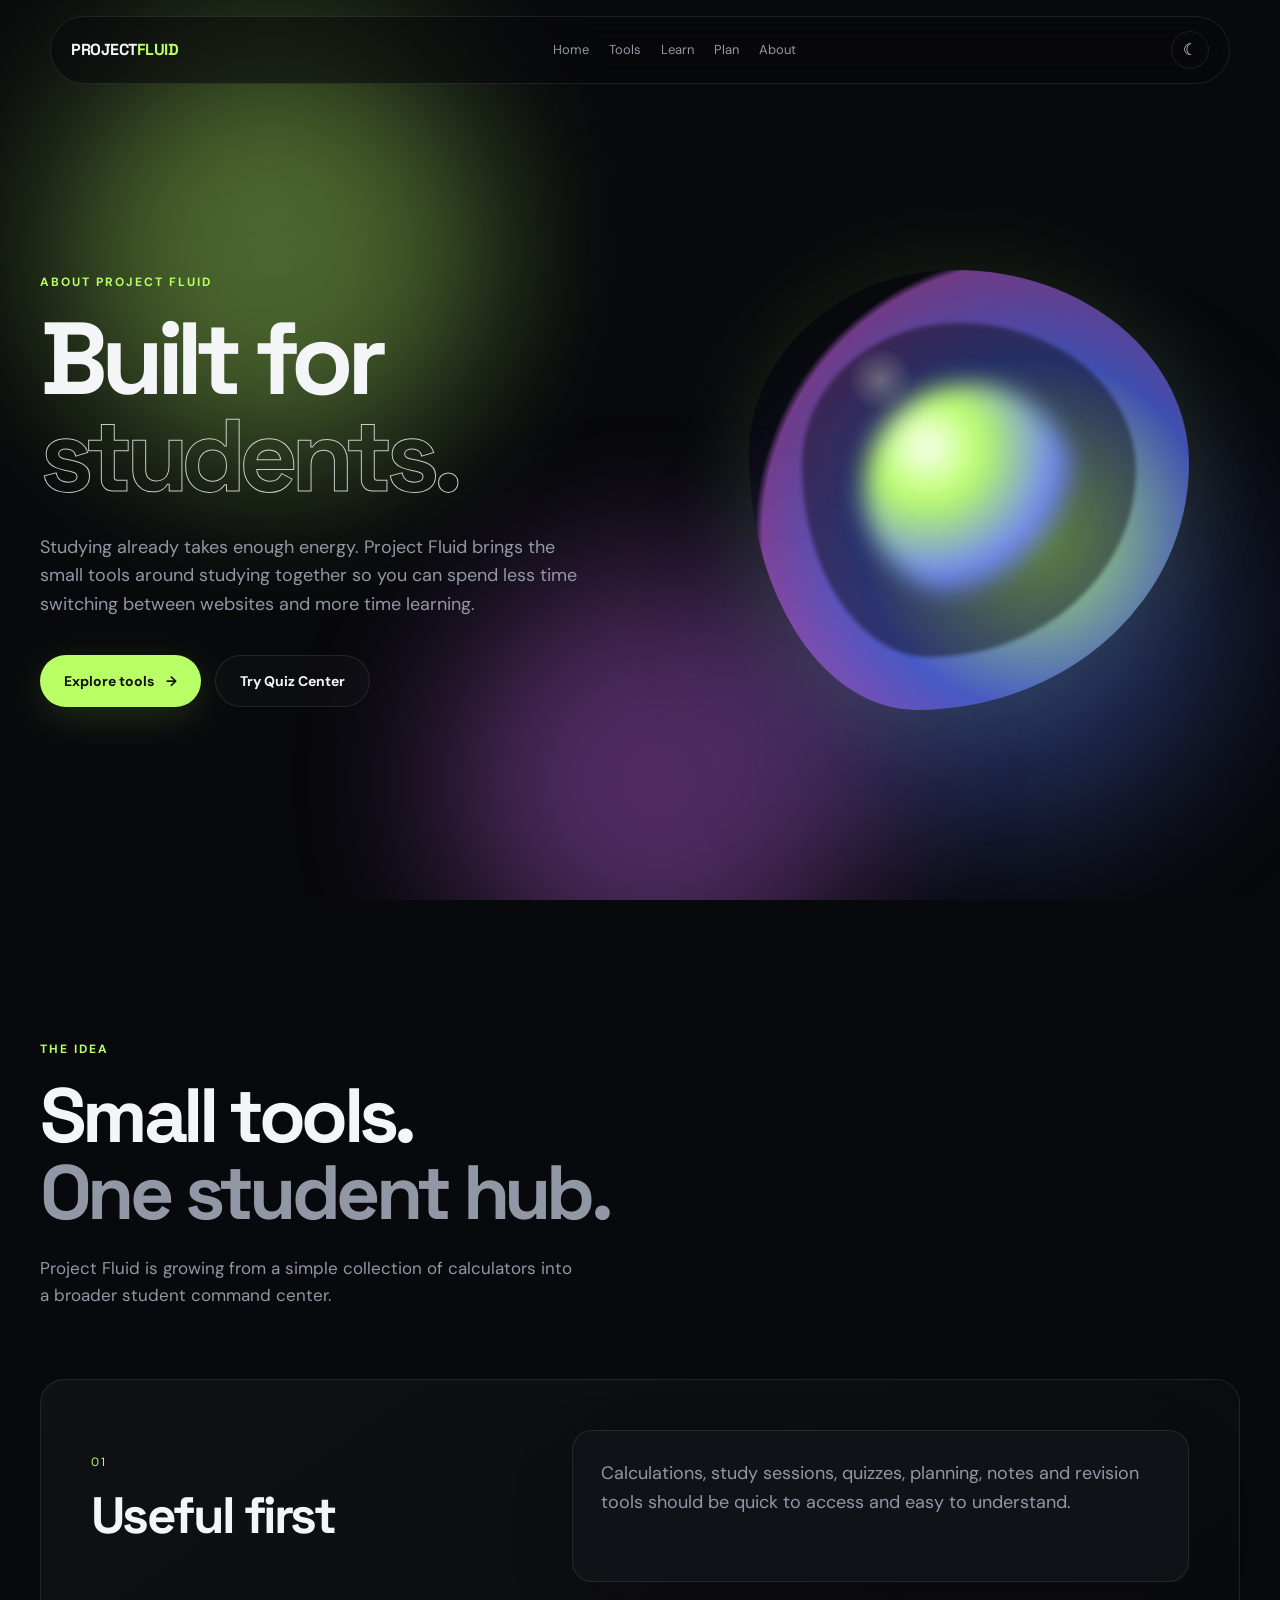
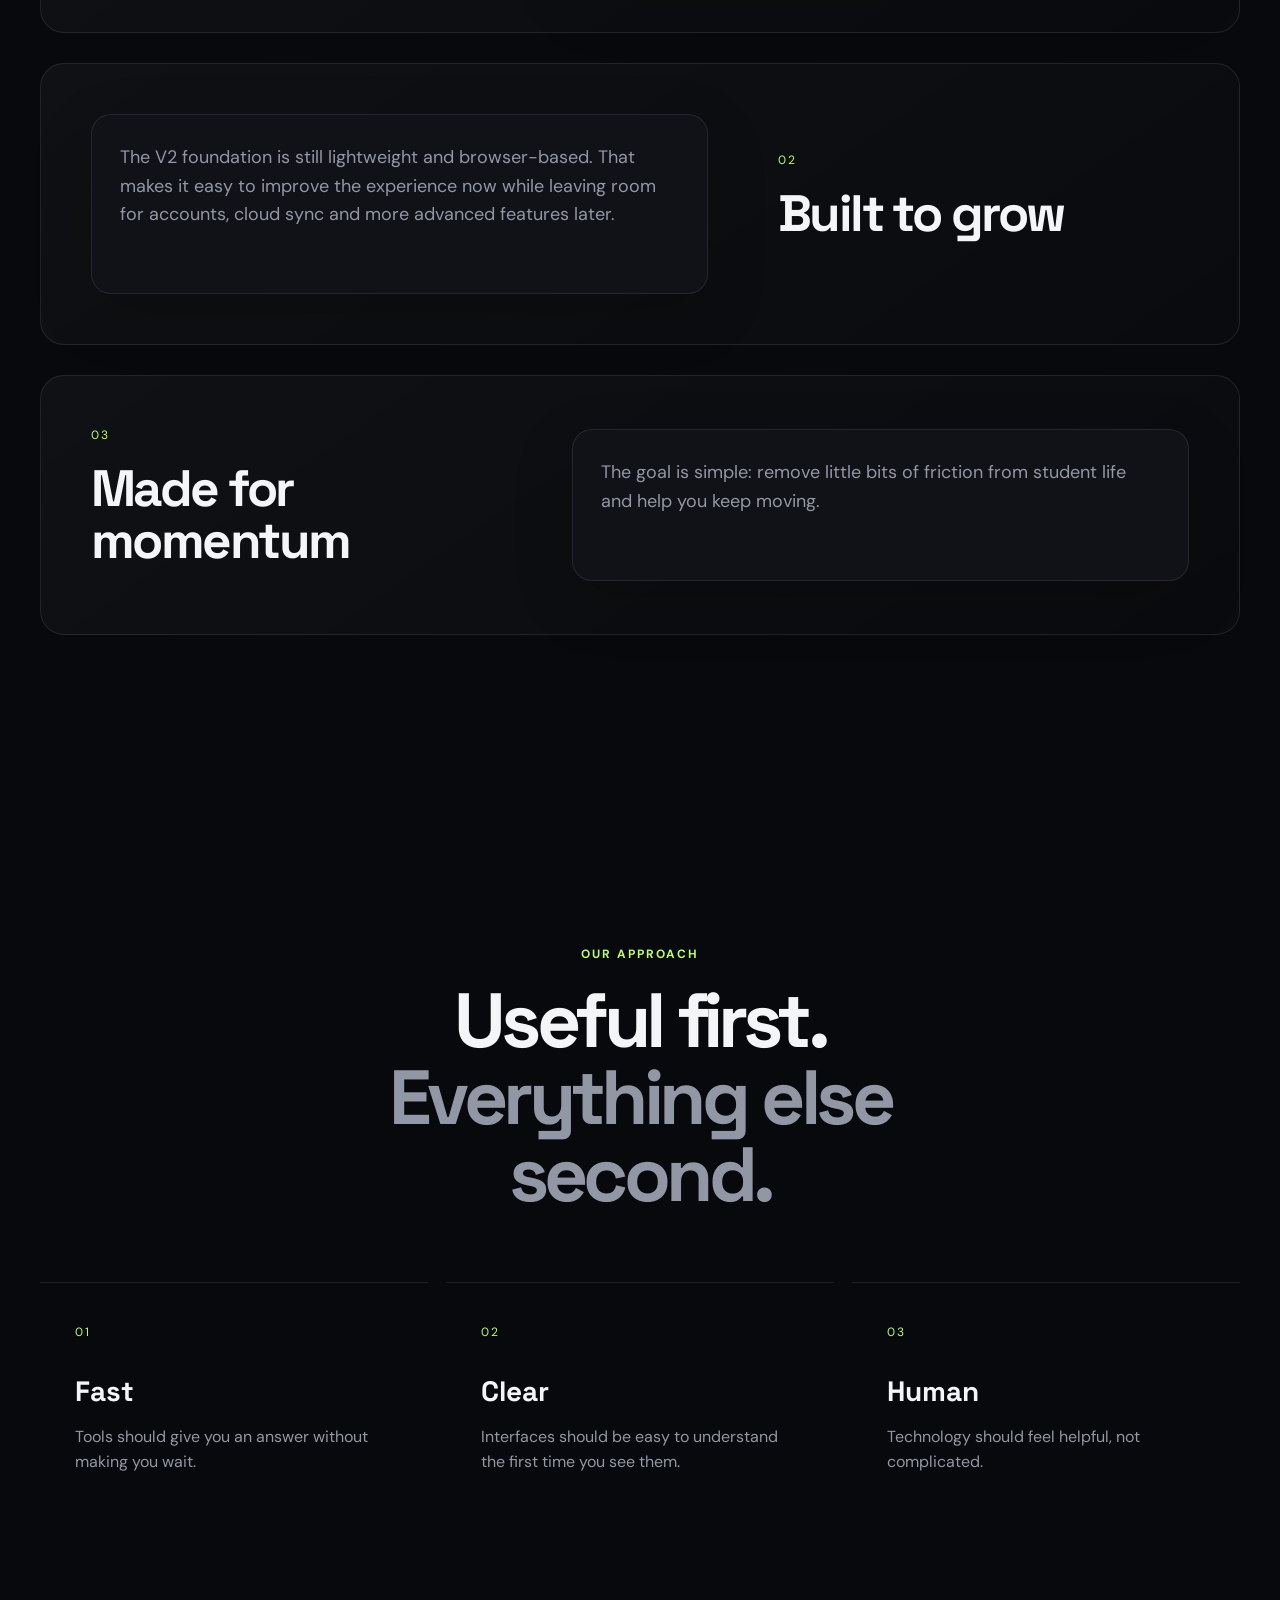
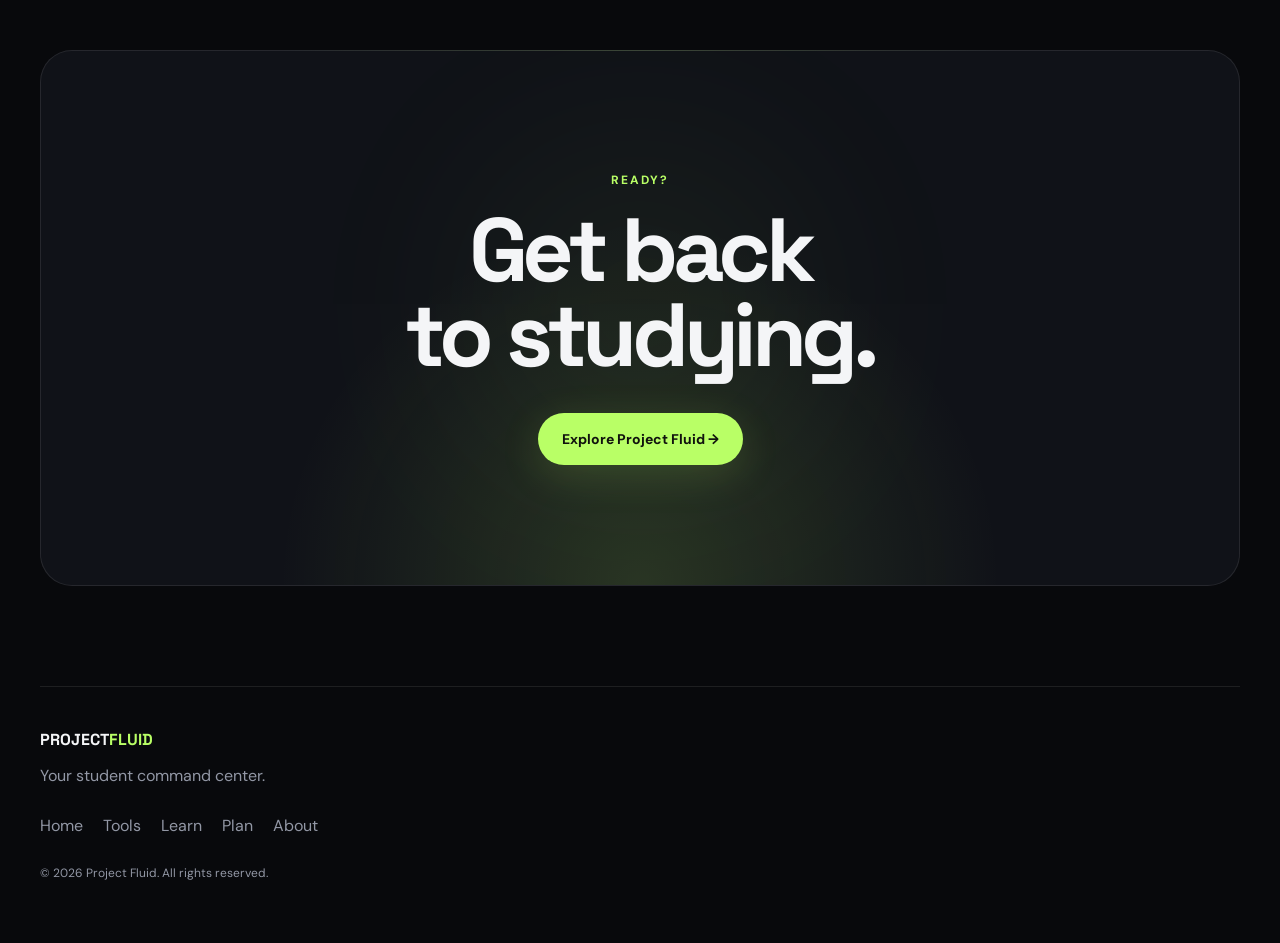
<file: about.html>
<!DOCTYPE html>
<html lang="en">
<head>
<meta charset="UTF-8"><meta name="viewport" content="width=device-width, initial-scale=1.0">
<title>About — Project Fluid</title>
<meta name="description" content="Learn more about Project Fluid and our mission to make student life simpler.">
<link rel="preconnect" href="https://fonts.googleapis.com"><link rel="preconnect" href="https://fonts.gstatic.com" crossorigin>
<link href="https://fonts.googleapis.com/css2?family=DM+Sans:wght@400;500;600;700&family=Space+Grotesk:wght@500;600;700&display=swap" rel="stylesheet">
<link rel="stylesheet" href="style.css">
</head>
<body>
<div class="liquid-background" aria-hidden="true"><div class="blob blob-one"></div><div class="blob blob-two"></div><div class="blob blob-three"></div></div>
<header class="navbar"><a href="index.html" class="logo">PROJECT<span>FLUID</span></a><nav class="nav-links"><a href="index.html">Home</a><a href="index.html#tools">Tools</a><a href="index.html#learn">Learn</a><a href="index.html#plan">Plan</a><a href="about.html">About</a></nav><button id="themeToggle" class="theme-toggle" aria-label="Toggle dark mode">☾</button></header>
<main>
<section class="hero"><div class="hero-content"><p class="eyebrow">ABOUT PROJECT FLUID</p><h1>Built for<br><span>students.</span></h1><p class="hero-text">Studying already takes enough energy. Project Fluid brings the small tools around studying together so you can spend less time switching between websites and more time learning.</p><div class="hero-buttons"><a href="index.html#tools" class="btn btn-primary">Explore tools <span>→</span></a><a href="index.html#learn" class="btn btn-secondary">Try Quiz Center</a></div></div><div class="hero-orb" aria-hidden="true"><div class="orb-inner"></div></div></section>
<section class="tools-section"><div class="section-heading"><p class="eyebrow">THE IDEA</p><h2>Small tools.<br><span>One student hub.</span></h2><p>Project Fluid is growing from a simple collection of calculators into a broader student command center.</p></div>
<article class="tool-card"><div class="tool-info"><span class="tool-number">01</span><h3>Useful first</h3></div><div class="tool-interface"><p class="hero-text">Calculations, study sessions, quizzes, planning, notes and revision tools should be quick to access and easy to understand.</p></div></article>
<article class="tool-card reverse"><div class="tool-info"><span class="tool-number">02</span><h3>Built to grow</h3></div><div class="tool-interface"><p class="hero-text">The V2 foundation is still lightweight and browser-based. That makes it easy to improve the experience now while leaving room for accounts, cloud sync and more advanced features later.</p></div></article>
<article class="tool-card"><div class="tool-info"><span class="tool-number">03</span><h3>Made for momentum</h3></div><div class="tool-interface"><p class="hero-text">The goal is simple: remove little bits of friction from student life and help you keep moving.</p></div></article>
</section>
<section class="why-section"><div class="section-heading centered"><p class="eyebrow">OUR APPROACH</p><h2>Useful first.<br><span>Everything else second.</span></h2></div><div class="benefits"><div class="benefit"><span>01</span><h3>Fast</h3><p>Tools should give you an answer without making you wait.</p></div><div class="benefit"><span>02</span><h3>Clear</h3><p>Interfaces should be easy to understand the first time you see them.</p></div><div class="benefit"><span>03</span><h3>Human</h3><p>Technology should feel helpful, not complicated.</p></div></div></section>
<section class="final-cta"><div class="cta-liquid"></div><p class="eyebrow">READY?</p><h2>Get back<br>to studying.</h2><a href="index.html#tools" class="btn btn-primary">Explore Project Fluid →</a></section>
</main>
<footer><div class="footer-brand">PROJECT<span>FLUID</span></div><p>Your student command center.</p><div class="footer-links"><a href="index.html">Home</a><a href="index.html#tools">Tools</a><a href="index.html#learn">Learn</a><a href="index.html#plan">Plan</a><a href="about.html">About</a></div><p class="copyright">© 2026 Project Fluid. All rights reserved.</p></footer>
<script src="script.js"></script>
</body>
</html>
</file>
<file: style.css>
*{margin:0;padding:0;box-sizing:border-box}
html{scroll-behavior:smooth}
body{font-family:"DM Sans",sans-serif;background:#08090c;color:#f4f5f7;line-height:1.6;overflow-x:hidden;transition:background .4s ease,color .4s ease}
button,input,select,textarea{font:inherit}
button,a{-webkit-tap-highlight-color:transparent}
a{color:inherit;text-decoration:none}
:root{--background:#08090c;--surface:#101218;--surface-light:#171a22;--text:#f4f5f7;--muted:#9297a5;--accent:#b9ff66;--accent-dark:#8ed63c;--border:rgba(255,255,255,.09);--danger:#ff7777;--success:#8ff06a;--radius:24px;--max-width:1200px}
body.light-mode{--background:#f5f6f2;--surface:#fff;--surface-light:#eef0ea;--text:#111318;--muted:#626772;--accent:#79b92f;--accent-dark:#659d25;--border:rgba(0,0,0,.1);background:var(--background);color:var(--text)}
::selection{background:var(--accent);color:#111}
.liquid-background{position:fixed;inset:0;z-index:-2;overflow:hidden;pointer-events:none;background:radial-gradient(circle at 20% 20%,rgba(185,255,102,.06),transparent 30%),var(--background)}
.blob{position:absolute;width:420px;height:420px;border-radius:50%;filter:blur(80px);opacity:.35;will-change:transform}
.blob-one{background:#b9ff66;top:5%;left:5%;animation:liquidOne 16s ease-in-out infinite alternate}
.blob-two{background:#5a7cff;top:45%;right:5%;animation:liquidTwo 20s ease-in-out infinite alternate}
.blob-three{background:#d96cff;bottom:-10%;left:35%;animation:liquidThree 18s ease-in-out infinite alternate}
@keyframes liquidOne{0%{transform:translate(0,0) scale(1)}50%{transform:translate(180px,120px) scale(1.3)}100%{transform:translate(50px,280px) scale(.9)}}
@keyframes liquidTwo{0%{transform:translate(0,0) scale(1)}50%{transform:translate(-150px,-100px) scale(1.25)}100%{transform:translate(-60px,140px) scale(.85)}}
@keyframes liquidThree{0%{transform:translate(0,0) scale(1)}50%{transform:translate(100px,-150px) scale(1.2)}100%{transform:translate(-180px,-60px) scale(.9)}}
.navbar{position:fixed;top:0;left:50%;transform:translateX(-50%);width:min(100% - 32px,1180px);height:68px;margin-top:16px;padding:0 20px;display:flex;align-items:center;justify-content:space-between;z-index:100;border:1px solid var(--border);border-radius:999px;background:rgba(8,9,12,.55);backdrop-filter:blur(18px);-webkit-backdrop-filter:blur(18px);transition:background .3s ease,box-shadow .3s ease}
body.light-mode .navbar{background:rgba(255,255,255,.65)}
.logo{font-family:"Space Grotesk",sans-serif;font-weight:700;letter-spacing:-.5px;white-space:nowrap}
.logo span,.footer-brand span{color:var(--accent)}
.nav-links{display:flex;gap:20px}
.nav-links a{color:var(--muted);font-size:13px;transition:color .25s ease}
.nav-links a:hover{color:var(--text)}
.theme-toggle{width:38px;height:38px;display:grid;place-items:center;border:1px solid var(--border);border-radius:50%;background:transparent;color:var(--text);cursor:pointer;transition:transform .25s ease,background .25s ease}
.theme-toggle:hover{transform:rotate(15deg) scale(1.05);background:var(--surface-light)}
.hero{position:relative;min-height:100vh;width:min(100% - 40px,var(--max-width));margin-inline:auto;padding-top:180px;padding-bottom:100px;display:grid;grid-template-columns:1.05fr .95fr;align-items:center;gap:60px}
.hero-content{max-width:650px;animation:heroIn 1s ease forwards}
@keyframes heroIn{from{opacity:0;transform:translateY(30px)}to{opacity:1;transform:translateY(0)}}
.eyebrow{margin-bottom:18px;color:var(--accent);font-size:12px;font-weight:700;letter-spacing:2px}
.hero h1{font-family:"Space Grotesk",sans-serif;font-size:clamp(4rem,8vw,7.5rem);line-height:.95;letter-spacing:-.07em;margin-bottom:28px}
.hero h1 span{color:transparent;-webkit-text-stroke:1px var(--text);opacity:.8}
.hero-text{max-width:540px;color:var(--muted);font-size:18px;margin-bottom:36px}
.hero-buttons{display:flex;gap:14px;flex-wrap:wrap}
.btn{min-height:52px;padding:0 24px;display:inline-flex;align-items:center;justify-content:center;gap:12px;border-radius:999px;font-size:14px;font-weight:700;transition:transform .3s ease,box-shadow .3s ease,background .3s ease}
.btn:hover{transform:translateY(-3px)}
.btn-primary{background:var(--accent);color:#10120d;box-shadow:0 10px 40px rgba(185,255,102,.15)}
.btn-primary:hover{box-shadow:0 15px 50px rgba(185,255,102,.3)}
.btn-secondary{border:1px solid var(--border);background:rgba(255,255,255,.02);color:var(--text)}
.btn-secondary:hover{background:var(--surface-light)}
.hero-orb{width:min(440px,80vw);aspect-ratio:1;margin-inline:auto;position:relative;display:grid;place-items:center;border-radius:47% 53% 62% 38% / 42% 44% 56% 58%;background:radial-gradient(circle at 30% 25%,rgba(255,255,255,.6),transparent 7%),radial-gradient(circle at 65% 60%,rgba(185,255,102,.9),rgba(91,113,255,.65) 45%,rgba(217,108,255,.5) 70%,transparent 72%);box-shadow:0 0 100px rgba(185,255,102,.12);animation:orbMorph 10s ease-in-out infinite}
.hero-orb:before{content:"";position:absolute;inset:12%;border-radius:inherit;background:var(--background);opacity:.45;filter:blur(2px)}
.orb-inner{width:48%;aspect-ratio:1;border-radius:50%;background:radial-gradient(circle at 30% 30%,#fff,var(--accent) 25%,#6a7cff 65%,transparent 72%);filter:blur(12px);animation:orbInner 7s ease-in-out infinite alternate}
@keyframes orbMorph{0%{border-radius:47% 53% 62% 38% / 42% 44% 56% 58%;transform:rotate(0)}50%{border-radius:63% 37% 40% 60% / 55% 58% 42% 45%;transform:rotate(8deg) scale(1.04)}100%{border-radius:40% 60% 55% 45% / 60% 42% 58% 40%;transform:rotate(-6deg) scale(.98)}}
@keyframes orbInner{from{transform:translate(-20px,-10px) scale(.85)}to{transform:translate(20px,15px) scale(1.15)}}
.tools-section,.why-section,.feature-section,.progress-section{width:min(100% - 40px,var(--max-width));margin-inline:auto;padding-top:140px;padding-bottom:140px}
.section-heading{max-width:700px;margin-bottom:70px}
.section-heading.centered{text-align:center;margin-inline:auto}
.section-heading h2{font-family:"Space Grotesk",sans-serif;font-size:clamp(2.8rem,6vw,5.5rem);line-height:1;letter-spacing:-.06em;margin-bottom:24px}
.section-heading h2 span{color:var(--muted)}
.section-heading>p:last-child{color:var(--muted);max-width:540px;font-size:17px}
.tool-card{display:grid;grid-template-columns:.8fr 1.2fr;gap:70px;align-items:center;padding:50px;margin-bottom:30px;border:1px solid var(--border);border-radius:var(--radius);background:linear-gradient(145deg,rgba(255,255,255,.035),rgba(255,255,255,.01));transition:transform .4s ease,border-color .4s ease}
body.light-mode .tool-card{background:rgba(255,255,255,.7)}
.tool-card:hover{transform:translateY(-5px);border-color:rgba(185,255,102,.25)}
.tool-card.reverse{grid-template-columns:1.2fr .8fr}
.tool-card.reverse .tool-info{order:2}
.tool-card.reverse .tool-interface{order:1}
.tool-number{display:block;color:var(--accent);font-size:12px;letter-spacing:2px;margin-bottom:18px}
.tool-info h3{font-family:"Space Grotesk",sans-serif;font-size:clamp(2rem,4vw,3.5rem);line-height:1;letter-spacing:-.05em;margin-bottom:18px}
.tool-info p{color:var(--muted);max-width:350px}
.tool-interface{padding:28px;border:1px solid var(--border);border-radius:20px;background:var(--surface);box-shadow:0 20px 60px rgba(0,0,0,.18)}
.interface-header{display:flex;justify-content:space-between;align-items:center;margin-bottom:22px}
.interface-header span{color:var(--accent);font-family:"Space Grotesk",sans-serif;font-size:24px;font-weight:700}
input,select,textarea{width:100%;padding:12px 13px;border:1px solid var(--border);border-radius:10px;outline:none;background:var(--surface-light);color:var(--text);transition:border-color .2s ease,box-shadow .2s ease;resize:vertical}
input,select{height:46px}
input::placeholder,textarea::placeholder{color:var(--muted)}
input:focus,select:focus,textarea:focus{border-color:var(--accent);box-shadow:0 0 0 3px rgba(185,255,102,.08)}
select option{background:var(--surface);color:var(--text)}
.course-row{display:grid;grid-template-columns:1.5fr .6fr .8fr;gap:8px;margin-bottom:10px}
.tool-actions{display:flex;gap:8px;margin-top:18px;flex-wrap:wrap}
.small-btn{min-height:42px;padding:0 16px;border:1px solid var(--border);border-radius:999px;background:transparent;color:var(--text);cursor:pointer;transition:transform .2s ease,background .2s ease,border-color .2s ease}
.small-btn:hover{transform:translateY(-2px);background:var(--surface-light)}
.primary-small{background:var(--accent);color:#111;border-color:var(--accent)}
.full-btn{width:100%;min-height:48px;padding:0 18px;border:0;border-radius:12px;background:var(--accent);color:#111;font-weight:700;cursor:pointer;transition:transform .2s ease,box-shadow .2s ease}
.full-btn:hover{transform:translateY(-2px);box-shadow:0 10px 25px rgba(185,255,102,.15)}
.full-btn:disabled,.small-btn:disabled{opacity:.55;cursor:not-allowed;transform:none}
.input-group{margin-bottom:16px}
.input-group label{display:block;margin-bottom:7px;color:var(--muted);font-size:13px}
.result-box{margin-top:14px;padding:16px;border:1px solid var(--border);border-radius:12px;color:var(--muted);text-align:center}
.result-box.success{color:var(--accent)}
.timer-interface{text-align:center}
.timer-mode{display:flex;justify-content:center;gap:6px;margin-bottom:25px}
.mode{padding:8px 16px;border:1px solid var(--border);border-radius:999px;background:transparent;color:var(--muted);cursor:pointer}
.mode.active{background:var(--accent);color:#111;border-color:var(--accent)}
.timer-display{font-family:"Space Grotesk",sans-serif;font-size:clamp(4rem,10vw,6rem);line-height:1;letter-spacing:-.06em;margin:15px 0 25px}
.timer-controls{display:flex;gap:8px;justify-content:center;flex-wrap:wrap}
.timer-controls .full-btn{width:auto;padding-inline:30px}
.countdown-result{display:grid;grid-template-columns:repeat(4,1fr);gap:8px;margin-top:20px}
.countdown-result div{padding:15px 8px;border:1px solid var(--border);border-radius:12px;background:var(--surface-light)}
.countdown-result strong{display:block;font-family:"Space Grotesk",sans-serif;font-size:24px}
.countdown-result span{color:var(--muted);font-size:11px}
.benefits{display:grid;grid-template-columns:repeat(3,1fr);gap:18px}
.benefit{padding:35px;border-top:1px solid var(--border)}
.benefit>span{color:var(--accent);font-size:12px;letter-spacing:2px}
.benefit h3{font-family:"Space Grotesk",sans-serif;font-size:28px;margin:25px 0 10px}
.benefit p{color:var(--muted)}
.final-cta{position:relative;width:min(100% - 40px,var(--max-width));margin:0 auto 100px;padding:120px 40px;text-align:center;overflow:hidden;border:1px solid var(--border);border-radius:32px;background:radial-gradient(circle at 50% 100%,rgba(185,255,102,.14),transparent 45%),var(--surface)}
.cta-liquid{position:absolute;width:300px;height:300px;left:50%;top:20%;transform:translateX(-50%);border-radius:50%;background:var(--accent);filter:blur(120px);opacity:.08;pointer-events:none}
.final-cta h2{position:relative;font-family:"Space Grotesk",sans-serif;font-size:clamp(3rem,7vw,6rem);line-height:.95;letter-spacing:-.06em;margin-bottom:35px}
.final-cta .eyebrow,.final-cta .btn{position:relative}
footer{width:min(100% - 40px,var(--max-width));margin-inline:auto;padding:40px 0 60px;border-top:1px solid var(--border);color:var(--muted)}
.footer-brand{font-family:"Space Grotesk",sans-serif;color:var(--text);font-weight:700;margin-bottom:10px}
.footer-links{display:flex;gap:20px;margin:25px 0;flex-wrap:wrap}
.footer-links a:hover{color:var(--text)}
.copyright{font-size:12px}
.hidden{display:none!important}

/* V2 feature areas */
.quiz-shell{padding:32px;border:1px solid var(--border);border-radius:28px;background:linear-gradient(145deg,rgba(255,255,255,.045),rgba(255,255,255,.01));box-shadow:0 25px 80px rgba(0,0,0,.16)}
.quiz-setup{display:grid;gap:28px}
.quiz-intro h3,.planner-card h3,.flashcard-card h3{font-family:"Space Grotesk",sans-serif;font-size:clamp(2rem,4vw,3.2rem);line-height:1;letter-spacing:-.05em;margin-bottom:12px}
.quiz-intro p,.muted-copy{color:var(--muted)}
.quiz-setting{display:grid;gap:12px}
.setting-label{font-size:13px;color:var(--muted);font-weight:700;text-transform:uppercase;letter-spacing:1px}
.choice-grid{display:grid;grid-template-columns:repeat(3,1fr);gap:8px}
.choice{min-height:48px;padding:10px 12px;border:1px solid var(--border);border-radius:12px;background:var(--surface);color:var(--muted);cursor:pointer;transition:.2s}
.choice:hover{border-color:rgba(185,255,102,.35);color:var(--text)}
.choice.active{background:var(--accent);border-color:var(--accent);color:#111}
.quiz-note{font-size:12px;color:var(--muted);text-align:center}
.quiz-game{padding:8px}
.quiz-topline,.quiz-question-meta{display:flex;justify-content:space-between;gap:15px;color:var(--muted);font-size:13px}
.quiz-topline span:first-child{color:var(--accent);font-weight:700}
.quiz-topline span:last-child{font-family:"Space Grotesk",sans-serif;font-size:18px;color:var(--text)}
.quiz-progress{height:6px;background:var(--surface-light);border-radius:99px;overflow:hidden;margin:16px 0 22px}
.quiz-progress span{display:block;width:10%;height:100%;background:var(--accent);transition:width .3s ease}
.quiz-question-meta{margin-bottom:25px}
.quiz-question{font-family:"Space Grotesk",sans-serif}
#quizQuestion{font-family:"Space Grotesk",sans-serif;font-size:clamp(1.8rem,4vw,3rem);line-height:1.12;letter-spacing:-.04em;margin-bottom:25px;max-width:900px}
.quiz-options{display:grid;grid-template-columns:1fr 1fr;gap:12px}
.quiz-option{text-align:left;padding:18px;border:1px solid var(--border);border-radius:15px;background:var(--surface);color:var(--text);cursor:pointer;transition:.2s}
.quiz-option:hover:not(:disabled){transform:translateY(-2px);border-color:rgba(185,255,102,.45)}
.quiz-option.correct{border-color:var(--success);background:rgba(143,240,106,.09)}
.quiz-option.wrong{border-color:var(--danger);background:rgba(255,119,119,.08)}
.quiz-option:disabled{cursor:default}
.quiz-feedback{min-height:28px;margin:18px 0;color:var(--muted)}
.quiz-feedback.correct{color:var(--success)}
.quiz-feedback.wrong{color:var(--danger)}
.quiz-results{text-align:center;padding:25px 5px}
.big-score{font-family:"Space Grotesk",sans-serif;font-size:clamp(4rem,12vw,7rem);line-height:1;letter-spacing:-.08em;color:var(--accent);margin-bottom:12px}
.quiz-results h3{font-family:"Space Grotesk",sans-serif;font-size:28px}
.result-subtext{color:var(--muted);margin:8px auto 24px}
.result-mini-grid{display:grid;grid-template-columns:1fr 1fr;max-width:500px;margin:0 auto 22px;gap:10px}
.result-mini-grid div{padding:18px;border:1px solid var(--border);border-radius:14px;background:var(--surface)}
.result-mini-grid strong{display:block;font-family:"Space Grotesk",sans-serif;font-size:25px}
.result-mini-grid span{font-size:12px;color:var(--muted)}
.result-actions{display:flex;justify-content:center;gap:8px;flex-wrap:wrap}
.result-actions .full-btn{width:auto;padding-inline:25px}
.quiz-review{margin-top:28px;text-align:left;border-top:1px solid var(--border);padding-top:25px}
.review-item{padding:18px 0;border-bottom:1px solid var(--border)}
.review-item h4{font-size:15px;margin-bottom:8px}
.review-item p{font-size:13px;color:var(--muted);margin:3px 0}
.review-item .review-correct{color:var(--success)}
.review-item .review-wrong{color:var(--danger)}

.planner-grid{display:grid;grid-template-columns:1fr 1fr;gap:18px;margin-bottom:18px}
.planner-card,.flashcard-card{padding:30px;border:1px solid var(--border);border-radius:24px;background:var(--surface);box-shadow:0 20px 60px rgba(0,0,0,.12)}
.card-heading{display:flex;justify-content:space-between;align-items:flex-start;gap:15px;margin-bottom:24px}
.card-heading .tool-number{margin-bottom:10px}
.live-badge{font-size:10px;letter-spacing:1px;padding:6px 9px;border:1px solid var(--border);border-radius:999px;color:var(--muted);white-space:nowrap}
.task-form,.note-form{display:grid;gap:9px;margin-bottom:22px}
.task-form{grid-template-columns:1.5fr .9fr .7fr auto}
.task-form .full-btn{width:auto;padding-inline:18px}
.task-list{display:grid;gap:8px}
.task-item{display:grid;grid-template-columns:auto 1fr auto;align-items:center;gap:12px;padding:13px;border:1px solid var(--border);border-radius:12px;background:var(--surface-light)}
.task-check{width:20px;height:20px;accent-color:var(--accent);cursor:pointer}
.task-item.done .task-title{text-decoration:line-through;color:var(--muted)}
.task-title{font-size:14px}
.task-meta{font-size:11px;color:var(--muted);margin-top:2px}
.task-delete{border:0;background:transparent;color:var(--muted);cursor:pointer;font-size:18px}
.task-delete:hover{color:var(--danger)}
.text-btn{border:0;background:transparent;color:var(--muted);cursor:pointer;margin-top:15px;font-size:12px}
.text-btn:hover{color:var(--text)}
.notes-list{display:grid;gap:10px}
.note-item{padding:15px;border:1px solid var(--border);border-radius:14px;background:var(--surface-light)}
.note-item strong{display:block;margin-bottom:5px}
.note-item p{color:var(--muted);font-size:13px;white-space:pre-wrap}
.note-actions{display:flex;justify-content:flex-end;margin-top:8px}
.note-delete{border:0;background:transparent;color:var(--muted);font-size:12px;cursor:pointer}
.note-delete:hover{color:var(--danger)}
.flashcard-builder{display:grid;grid-template-columns:1fr 1fr auto;gap:8px;margin:20px 0}
.flashcard-deck{display:grid;grid-template-columns:repeat(3,1fr);gap:12px}
.flashcard{min-height:160px;padding:20px;border:1px solid var(--border);border-radius:18px;background:var(--surface-light);display:flex;flex-direction:column;justify-content:space-between;cursor:pointer}
.flashcard.is-flipped{background:rgba(185,255,102,.08);border-color:rgba(185,255,102,.3)}
.flashcard-label{font-size:10px;color:var(--accent);letter-spacing:1.5px;font-weight:700}
.flashcard-text{font-family:"Space Grotesk",sans-serif;font-size:18px;line-height:1.2}
.flashcard-delete{align-self:flex-end;border:0;background:transparent;color:var(--muted);cursor:pointer;font-size:11px}
.flashcard-delete:hover{color:var(--danger)}

.progress-section{padding-bottom:160px}
.stats-grid{display:grid;grid-template-columns:repeat(4,1fr);gap:12px}
.stat-card{padding:28px;border:1px solid var(--border);border-radius:20px;background:var(--surface)}
.stat-card span{font-size:10px;letter-spacing:1.5px;color:var(--muted)}
.stat-card strong{display:block;font-family:"Space Grotesk",sans-serif;font-size:42px;letter-spacing:-.05em;margin:16px 0 5px;color:var(--accent)}
.stat-card p{font-size:12px;color:var(--muted)}

button:focus-visible,a:focus-visible,input:focus-visible,select:focus-visible,textarea:focus-visible{outline:2px solid var(--accent);outline-offset:3px}
@media (prefers-reduced-motion:reduce){*,*::before,*::after{scroll-behavior:auto!important;animation-duration:.01ms!important;animation-iteration-count:1!important;transition-duration:.01ms!important}}
@media (max-width:1000px){.nav-links{gap:12px}.nav-links a{font-size:12px}.planner-grid{grid-template-columns:1fr}.stats-grid{grid-template-columns:1fr 1fr}.flashcard-deck{grid-template-columns:1fr 1fr}}
@media (max-width:900px){.hero{grid-template-columns:1fr;text-align:center;padding-top:150px}.hero-content{margin-inline:auto}.hero-text{margin-inline:auto}.hero-buttons{justify-content:center}.hero-orb{width:min(380px,70vw)}.tool-card,.tool-card.reverse{grid-template-columns:1fr;gap:35px}.tool-card.reverse .tool-info,.tool-card.reverse .tool-interface{order:initial}.benefits{grid-template-columns:1fr}}
@media (max-width:700px){.choice-grid{grid-template-columns:1fr 1fr}.task-form{grid-template-columns:1fr 1fr}.task-form input:first-child{grid-column:1/-1}.task-form .full-btn{grid-column:1/-1}.flashcard-builder{grid-template-columns:1fr}.flashcard-deck{grid-template-columns:1fr}.quiz-options{grid-template-columns:1fr}}
@media (max-width:600px){.navbar{width:calc(100% - 20px);height:60px;margin-top:10px;padding-inline:15px}.nav-links{gap:8px;overflow-x:auto;margin-inline:8px}.nav-links a{font-size:11px;white-space:nowrap}.logo{font-size:13px}.theme-toggle{width:34px;height:34px;flex:0 0 auto}.hero{width:calc(100% - 28px);padding-top:130px;min-height:auto}.hero h1{font-size:clamp(3.4rem,17vw,5rem)}.hero-text{font-size:16px}.hero-buttons{flex-direction:column;align-items:stretch}.btn{width:100%}.hero-orb{width:280px}.tools-section,.why-section,.feature-section,.progress-section{width:calc(100% - 28px);padding-top:100px;padding-bottom:100px}.section-heading{margin-bottom:45px}.section-heading h2{font-size:clamp(2.7rem,14vw,4rem)}.tool-card{padding:22px;border-radius:20px}.tool-interface{padding:18px;border-radius:16px}.course-row{grid-template-columns:1fr 1fr;gap:7px}.course-row .course-name{grid-column:1/-1}.tool-actions{flex-direction:column}.small-btn{width:100%}.countdown-result{grid-template-columns:repeat(2,1fr)}.final-cta{width:calc(100% - 28px);padding:90px 20px;margin-bottom:60px;border-radius:24px}footer{width:calc(100% - 28px)}.quiz-shell{padding:18px;border-radius:20px}.choice-grid{grid-template-columns:1fr}.planner-card,.flashcard-card{padding:20px}.stats-grid{grid-template-columns:1fr 1fr}.result-actions{flex-direction:column}.result-actions .full-btn,.result-actions .small-btn{width:100%}}
@media (max-width:380px){.hero h1{font-size:3.2rem}.timer-display{font-size:4rem}.stats-grid{grid-template-columns:1fr}}


/* ===== Project Fluid V3 ===== */
.dashboard-section{padding-top:5rem}
.dashboard-grid{display:grid;grid-template-columns:repeat(4,minmax(0,1fr));gap:1rem}
.dashboard-card{border:1px solid var(--border-color,#ffffff18);background:var(--card-bg,rgba(255,255,255,.045));border-radius:22px;padding:1.25rem;box-shadow:0 14px 45px rgba(0,0,0,.12)}
.dashboard-welcome{grid-column:span 3;display:flex;justify-content:space-between;align-items:center;min-height:180px}
.dashboard-welcome h3{font-size:clamp(1.5rem,3vw,2.3rem);margin:.35rem 0}
.dashboard-kicker,.stat-label{font-size:.76rem;text-transform:uppercase;letter-spacing:.12em;opacity:.65}
.level-orb{width:100px;height:100px;border-radius:50%;display:flex;flex-direction:column;align-items:center;justify-content:center;border:1px solid currentColor;flex:none}
.level-orb span{font-size:2rem;font-weight:800;line-height:1}
.level-orb small{font-size:.55rem;letter-spacing:.14em;margin-top:.35rem}
.stat-card{min-height:145px;display:flex;flex-direction:column;justify-content:space-between}
.stat-card strong{font-size:2rem;line-height:1.05}
.stat-card>span:last-child,.dashboard-card p,.helper-text{opacity:.68;font-size:.9rem}
.dashboard-progress{grid-column:span 2}
.dashboard-achievements{grid-column:span 2}
.dashboard-today{grid-column:span 2}
.dashboard-actions{grid-column:span 2}
.card-title-row{display:flex;align-items:center;justify-content:space-between;gap:1rem}
.card-title-row h3{margin:0}
.progress-track{height:9px;border-radius:99px;background:rgba(127,127,127,.2);overflow:hidden;margin:1rem 0 .65rem}
.progress-track span{display:block;height:100%;border-radius:inherit;background:currentColor;transition:width .5s ease}
.achievement-row{display:flex;gap:.65rem;flex-wrap:wrap;margin-top:1rem}
.achievement-badge{width:62px;height:62px;border-radius:18px;display:flex;align-items:center;justify-content:center;font-size:1.5rem;border:1px solid var(--border-color,#ffffff18);background:rgba(127,127,127,.08)}
.achievement-badge.locked{opacity:.28;filter:grayscale(1)}
.achievement-list{display:grid;gap:.75rem;margin-top:1.25rem}
.achievement-item{display:flex;align-items:center;gap:1rem;padding:1rem;border:1px solid var(--border-color,#ffffff18);border-radius:16px}
.achievement-item .achievement-badge{flex:none;width:52px;height:52px}
.achievement-item strong{display:block}
.achievement-item p{margin:.2rem 0 0;opacity:.65;font-size:.85rem}
.quick-actions{display:grid;grid-template-columns:1fr 1fr;gap:.7rem;margin-top:1rem}
.quick-action,.text-button,.secondary-button,.primary-button{font:inherit;cursor:pointer}
.quick-action{padding:.9rem;border-radius:14px;border:1px solid var(--border-color,#ffffff18);background:transparent;color:inherit;text-align:left}
.quick-action:hover{transform:translateY(-2px)}
.text-button{border:0;background:none;color:inherit;text-decoration:underline;text-underline-offset:3px}
.mini-task-list{display:grid;gap:.55rem;margin-top:1rem}
.mini-task{display:flex;align-items:center;gap:.65rem;padding:.7rem;border-radius:12px;background:rgba(127,127,127,.08)}
.mini-task.done{text-decoration:line-through;opacity:.55}
.empty-state{margin:0}
.modal{position:fixed;inset:0;z-index:1000;display:grid;place-items:center;padding:1rem}
.modal[hidden]{display:none}
.modal-backdrop{position:absolute;inset:0;background:rgba(0,0,0,.68);backdrop-filter:blur(8px)}
.modal-panel{position:relative;z-index:1;width:min(560px,100%);max-height:85vh;overflow:auto;border:1px solid var(--border-color,#ffffff18);border-radius:24px;padding:1.5rem;background:var(--bg-color,#101010);box-shadow:0 30px 100px rgba(0,0,0,.35)}
.modal-close{position:absolute;right:1rem;top:.8rem;border:0;background:none;color:inherit;font-size:1.7rem;cursor:pointer}
.reminder-controls{display:grid;gap:1rem;margin-top:1.25rem}
.reminder-controls label{display:grid;gap:.45rem;font-weight:600}
.reminder-controls input[type=time]{padding:.8rem;border-radius:12px;border:1px solid var(--border-color,#ffffff18);background:transparent;color:inherit}
.switch-row{display:flex!important;grid-template-columns:none!important;align-items:center;gap:.7rem}
.switch-row input{width:18px;height:18px}
body.v3-toast-ready .toast{position:fixed;right:1rem;bottom:1rem;z-index:1200;padding:.9rem 1rem;border-radius:14px;border:1px solid var(--border-color,#ffffff18);background:var(--bg-color,#111);box-shadow:0 15px 50px rgba(0,0,0,.25)}
@media(max-width:900px){.dashboard-grid{grid-template-columns:repeat(2,minmax(0,1fr))}.dashboard-welcome{grid-column:span 2}.dashboard-progress,.dashboard-achievements,.dashboard-today,.dashboard-actions{grid-column:span 2}}
@media(max-width:600px){.dashboard-grid{grid-template-columns:1fr}.dashboard-welcome,.dashboard-progress,.dashboard-achievements,.dashboard-today,.dashboard-actions{grid-column:span 1}.dashboard-welcome{align-items:flex-start;gap:1rem}.level-orb{width:78px;height:78px}.quick-actions{grid-template-columns:1fr}}


/* V4 Account & Premium UI */
.account-nav{display:flex;align-items:center;gap:8px;margin-left:auto;margin-right:10px}
.account-button{border:1px solid var(--border-color,rgba(255,255,255,.14));background:var(--card-bg,rgba(255,255,255,.06));color:inherit;border-radius:999px;padding:9px 14px;font-weight:700;cursor:pointer}
.account-status{max-width:120px;overflow:hidden;text-overflow:ellipsis;white-space:nowrap;font-size:.8rem;opacity:.8}
.auth-panel{max-width:460px}
.auth-form{display:grid;gap:14px;margin-top:20px}
.auth-form label{display:grid;gap:7px;font-weight:600;font-size:.9rem}
.auth-form input{width:100%;box-sizing:border-box;padding:13px 14px;border-radius:12px;border:1px solid var(--border-color,rgba(255,255,255,.14));background:var(--bg-color,rgba(0,0,0,.2));color:inherit}
.account-premium-card{display:flex;justify-content:space-between;align-items:center;padding:18px;border:1px solid var(--border-color,rgba(255,255,255,.14));border-radius:18px;margin:20px 0}
.account-premium-card strong{display:block;font-size:1.5rem;margin-top:4px}
.premium-badge{padding:7px 11px;border-radius:999px;font-size:.75rem;font-weight:800;letter-spacing:.08em;background:rgba(255,255,255,.08)}
.premium-badge.premium{background:linear-gradient(135deg,#f5c542,#ff8a00);color:#111}
.account-actions{display:flex;gap:10px;flex-wrap:wrap}
.cloud-synced{background:rgba(74,222,128,.12)!important}
@media(max-width:760px){.account-nav{margin-left:0}.account-status{display:none}.account-button{padding:8px 11px}.account-actions>*{flex:1}}
</file>
